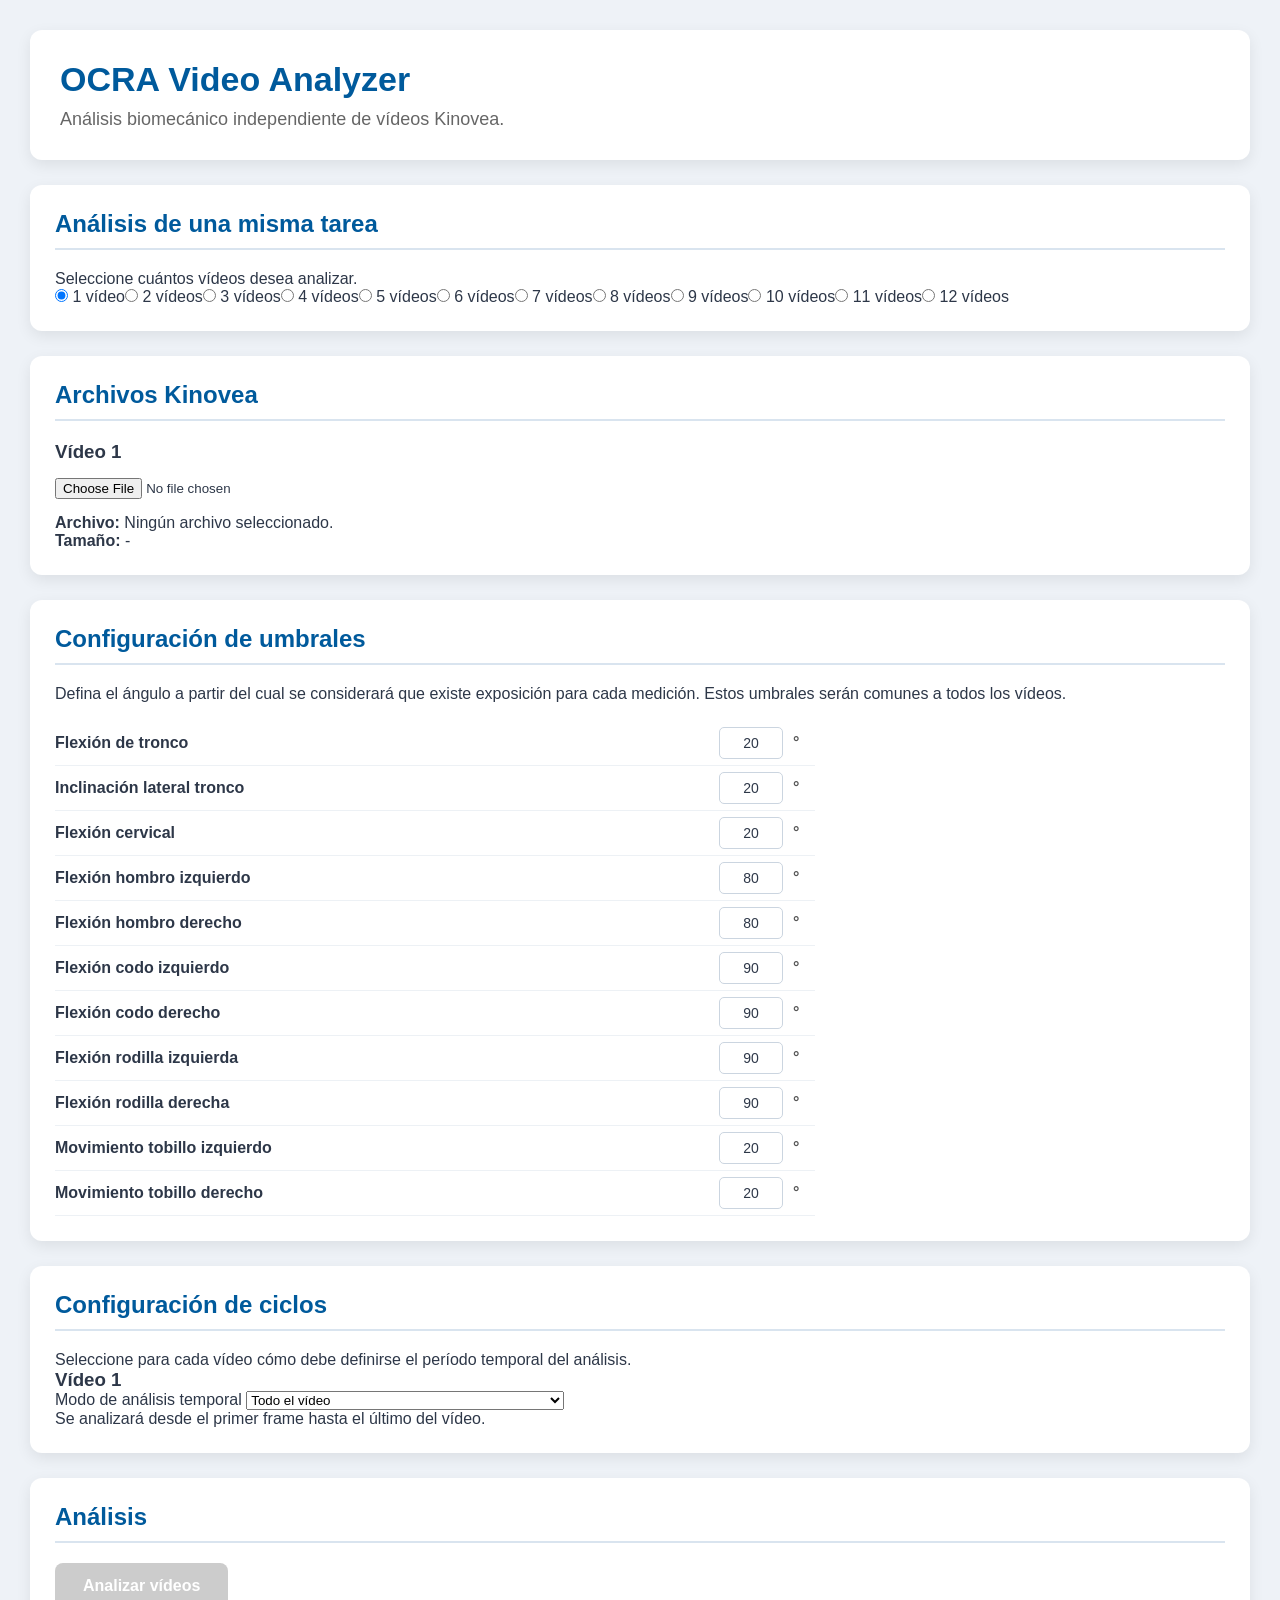
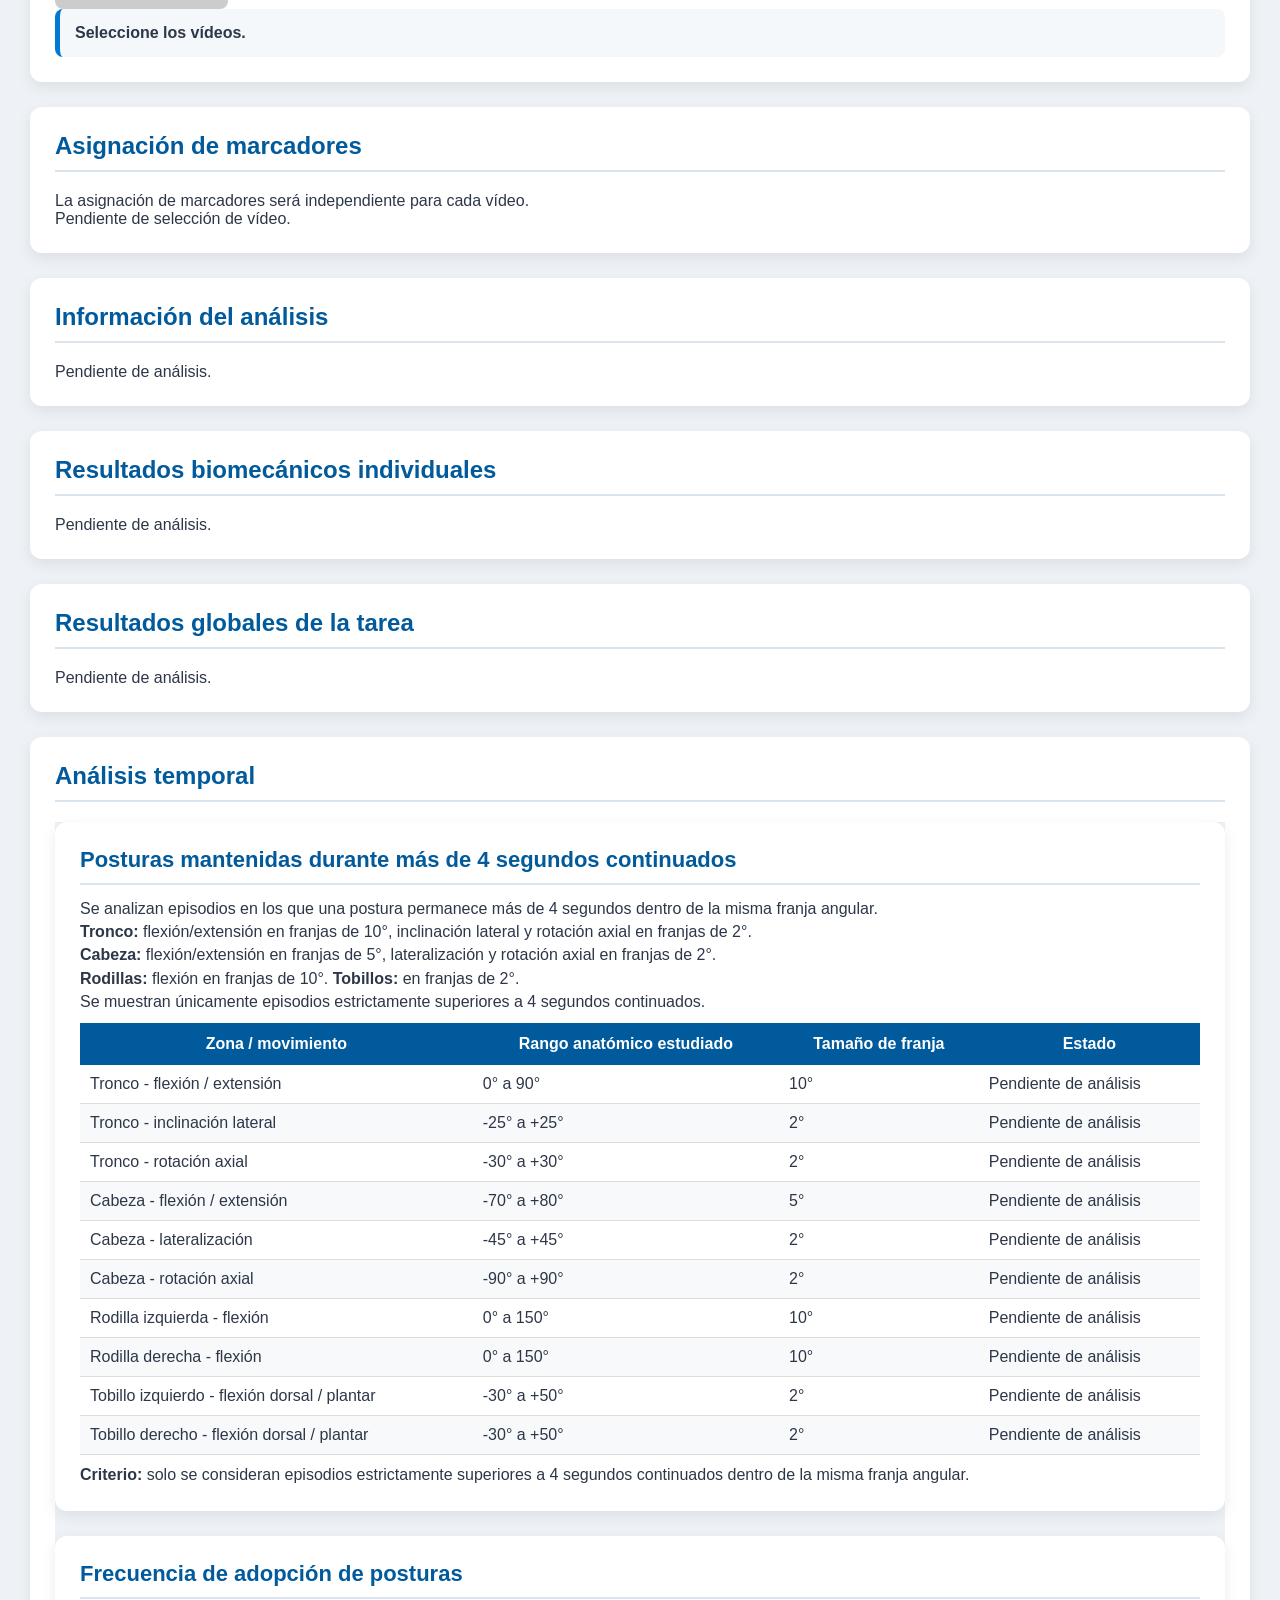
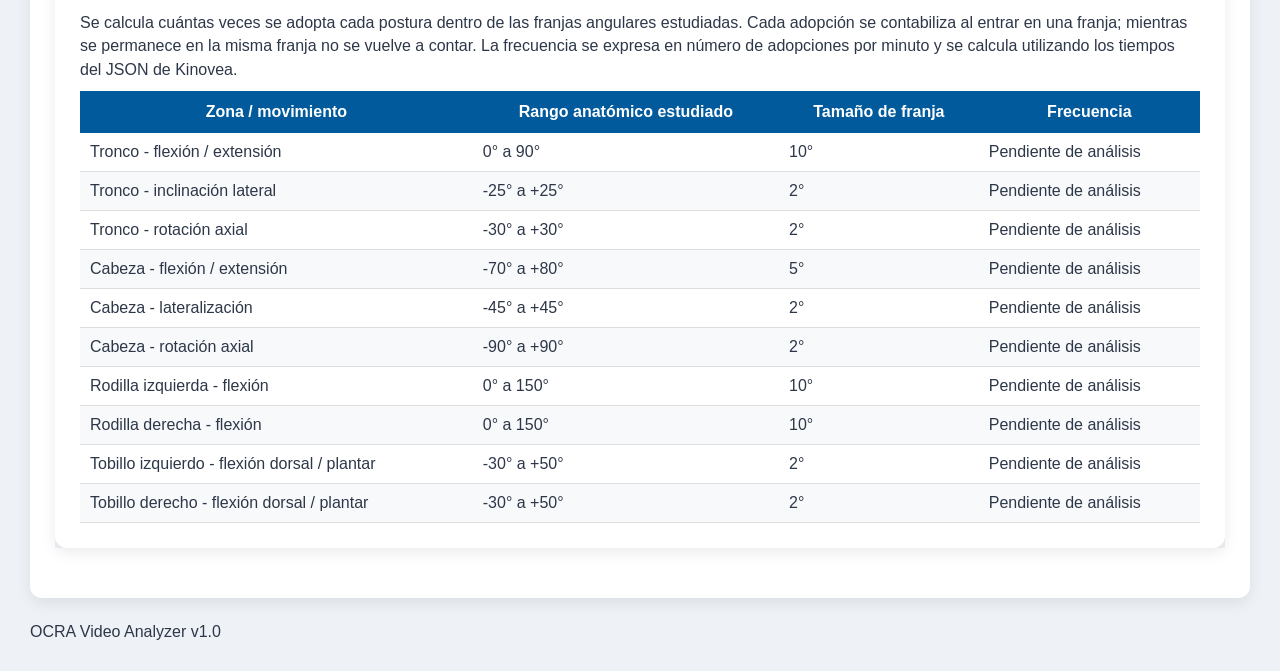
<file: index.html>
<!DOCTYPE html>
<html lang="es">
<head>
<meta charset="UTF-8">
<meta name="viewport" content="width=device-width, initial-scale=1.0">
<title>OCRA Video Analyzer</title>
<link rel="stylesheet" href="css/style.css">
</head>
<body>
<header class="header"><h1>OCRA Video Analyzer</h1><p>Análisis biomecánico independiente de vídeos Kinovea.</p></header>
<section class="section"><h2>Análisis de una misma tarea</h2><p>Seleccione cuántos vídeos desea analizar.</p><div id="videoCountConfiguration" class="video-count-configuration">
<label><input type="radio" name="videoCount" value="1" checked> 1 vídeo</label><label><input type="radio" name="videoCount" value="2"> 2 vídeos</label><label><input type="radio" name="videoCount" value="3"> 3 vídeos</label><label><input type="radio" name="videoCount" value="4"> 4 vídeos</label><label><input type="radio" name="videoCount" value="5"> 5 vídeos</label><label><input type="radio" name="videoCount" value="6"> 6 vídeos</label><label><input type="radio" name="videoCount" value="7"> 7 vídeos</label><label><input type="radio" name="videoCount" value="8"> 8 vídeos</label><label><input type="radio" name="videoCount" value="9"> 9 vídeos</label><label><input type="radio" name="videoCount" value="10"> 10 vídeos</label><label><input type="radio" name="videoCount" value="11"> 11 vídeos</label><label><input type="radio" name="videoCount" value="12"> 12 vídeos</label>
</div></section>
<section class="section"><h2>Archivos Kinovea</h2><div id="videoInputsContainer" class="video-inputs-container"></div></section>
<section class="section"><h2>Configuración de umbrales</h2><p>Defina el ángulo a partir del cual se considerará que existe exposición para cada medición. Estos umbrales serán comunes a todos los vídeos.</p><div id="thresholdConfiguration" class="threshold-config-panel">
<div class="threshold-row"><label for="threshold_trunk_flexion">Flexión de tronco</label><input type="text" id="threshold_trunk_flexion" value="20" inputmode="decimal" maxlength="4" autocomplete="off"><span class="threshold-unit">°</span></div><div class="threshold-row"><label for="threshold_trunk_lateral">Inclinación lateral tronco</label><input type="text" id="threshold_trunk_lateral" value="20" inputmode="decimal" maxlength="4" autocomplete="off"><span class="threshold-unit">°</span></div><div class="threshold-row"><label for="threshold_neck_flexion">Flexión cervical</label><input type="text" id="threshold_neck_flexion" value="20" inputmode="decimal" maxlength="4" autocomplete="off"><span class="threshold-unit">°</span></div><div class="threshold-row"><label for="threshold_shoulder_flexion_left">Flexión hombro izquierdo</label><input type="text" id="threshold_shoulder_flexion_left" value="80" inputmode="decimal" maxlength="4" autocomplete="off"><span class="threshold-unit">°</span></div><div class="threshold-row"><label for="threshold_shoulder_flexion_right">Flexión hombro derecho</label><input type="text" id="threshold_shoulder_flexion_right" value="80" inputmode="decimal" maxlength="4" autocomplete="off"><span class="threshold-unit">°</span></div><div class="threshold-row"><label for="threshold_elbow_flexion_left">Flexión codo izquierdo</label><input type="text" id="threshold_elbow_flexion_left" value="90" inputmode="decimal" maxlength="4" autocomplete="off"><span class="threshold-unit">°</span></div><div class="threshold-row"><label for="threshold_elbow_flexion_right">Flexión codo derecho</label><input type="text" id="threshold_elbow_flexion_right" value="90" inputmode="decimal" maxlength="4" autocomplete="off"><span class="threshold-unit">°</span></div><div class="threshold-row"><label for="threshold_knee_flexion_left">Flexión rodilla izquierda</label><input type="text" id="threshold_knee_flexion_left" value="90" inputmode="decimal" maxlength="4" autocomplete="off"><span class="threshold-unit">°</span></div><div class="threshold-row"><label for="threshold_knee_flexion_right">Flexión rodilla derecha</label><input type="text" id="threshold_knee_flexion_right" value="90" inputmode="decimal" maxlength="4" autocomplete="off"><span class="threshold-unit">°</span></div><div class="threshold-row"><label for="threshold_ankle_left">Movimiento tobillo izquierdo</label><input type="text" id="threshold_ankle_left" value="20" inputmode="decimal" maxlength="4" autocomplete="off"><span class="threshold-unit">°</span></div><div class="threshold-row"><label for="threshold_ankle_right">Movimiento tobillo derecho</label><input type="text" id="threshold_ankle_right" value="20" inputmode="decimal" maxlength="4" autocomplete="off"><span class="threshold-unit">°</span></div>
</div></section>
<section class="section"><h2>Configuración de ciclos</h2><p>Seleccione para cada vídeo cómo debe definirse el período temporal del análisis.</p><div id="cycleConfiguration" class="cycle-configuration">Pendiente de selección de vídeos.</div></section>
<section class="section analysis-section"><h2>Análisis</h2><div class="analysis-controls"><button type="button" id="analyzeButton" disabled>Analizar vídeos</button></div><div id="status" class="status">Seleccione los vídeos.</div></section>
<section class="section"><h2>Asignación de marcadores</h2><p>La asignación de marcadores será independiente para cada vídeo.</p><div id="markerMappingContainer" class="mapping-container">Pendiente de selección de vídeo.</div></section>
<section class="section"><h2>Información del análisis</h2><div id="analysisInformation">Pendiente de análisis.</div></section><section class="section"><h2>Resultados biomecánicos individuales</h2><div id="individualResults">Pendiente de análisis.</div></section><section class="section"><h2>Resultados globales de la tarea</h2><div id="globalResults">Pendiente de análisis.</div></section><section class="section"><h2>Análisis temporal</h2><div id="postureResults">Pendiente de análisis.</div></section><footer>OCRA Video Analyzer v1.0</footer>
<script src="js/config.js?v=20260810-01"></script><script src="js/models.js?v=20260810-01"></script><script src="js/utils.js?v=20260810-01"></script><script src="js/state.js?v=20260810-01"></script><script src="js/storage.js?v=20260810-01"></script><script src="js/kinovea.js?v=20260810-01"></script><script src="js/geometry.js?v=20260810-01"></script><script src="js/catalog.js?v=20260810-01"></script><script src="js/thresholds.js?v=20260811-04"></script><script src="js/markerMapping.js?v=20260810-01"></script><script src="js/biomechanical_adapter.js?v=20260810-01"></script><script src="js/biomechanics.js?v=20260810-01"></script><script src="js/posture_analyzer.js?v=20260812-02"></script><script src="js/sustained_postures.js?v=20260812-02"></script><script src="js/cycle_configuration.js?v=20260811-03"></script><script src="js/counter.js?v=20260810-01"></script><script src="js/classification.js?v=20260810-01"></script><script src="js/video.js?v=20260810-01"></script><script src="js/excel.js?v=20260810-01"></script><script src="js/ocra.js?v=20260810-01"></script><script src="js/app_results_ui.js?v=20260812-08"></script><script src="js/temporal_results_layout.js?v=20260812-03"></script><script src="js/app.js?v=20260812-02"></script>
</body></html>
</file>
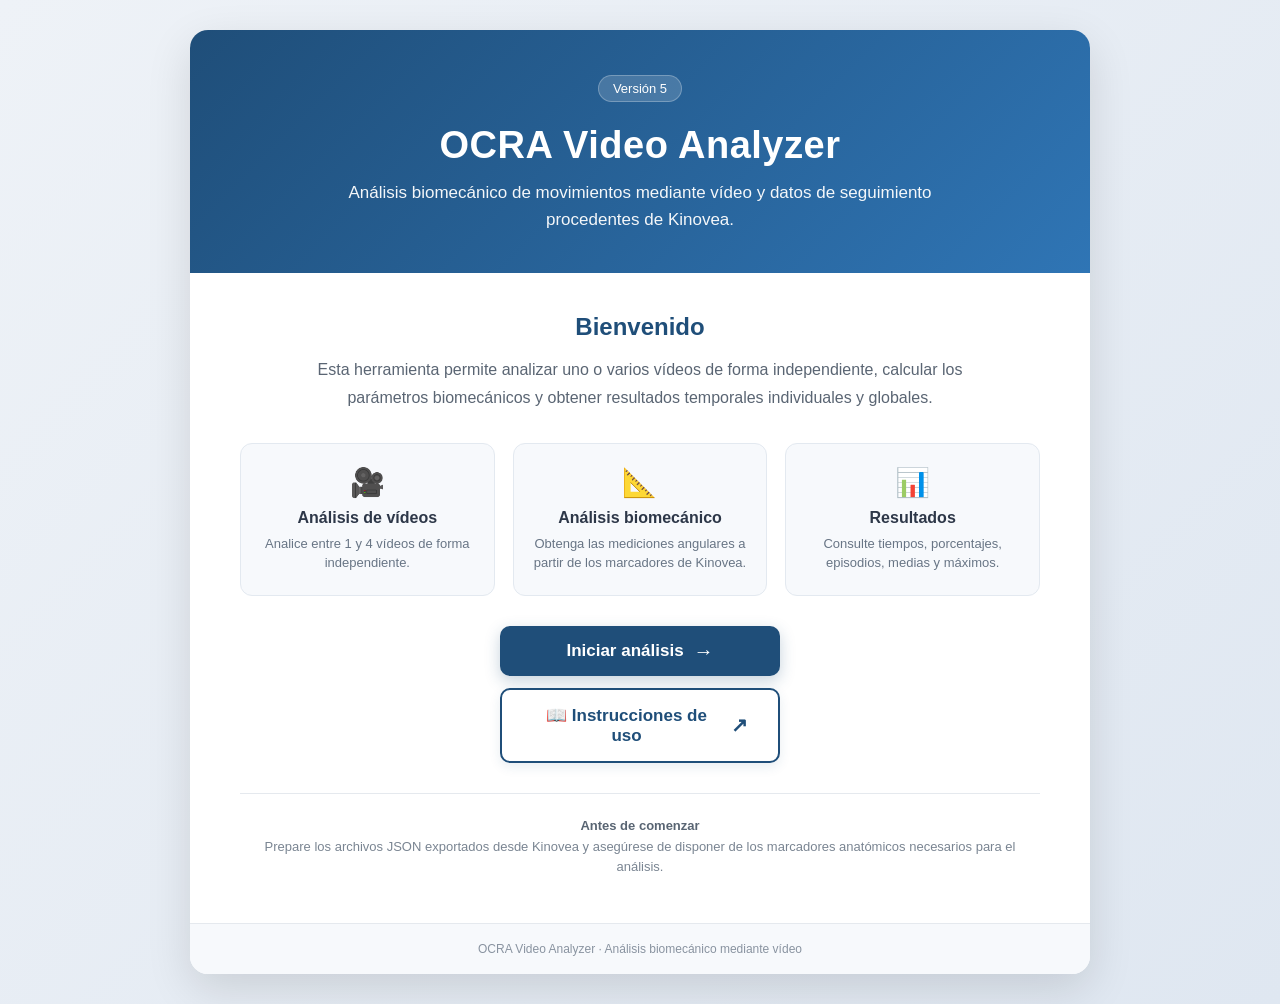
<file: INICIO.html>
<!DOCTYPE html>

<html lang="es">

<head>

<meta charset="UTF-8">

<meta
    name="viewport"
    content="width=device-width, initial-scale=1.0"
>

<title>
    OCRA Video Analyzer
</title>


<style>

    * {
        margin: 0;
        padding: 0;
        box-sizing: border-box;
    }


    body {

        font-family:
            "Segoe UI",
            Arial,
            Helvetica,
            sans-serif;

        min-height: 100vh;

        background:
            linear-gradient(
                135deg,
                #eef2f7 0%,
                #dfe7f1 100%
            );

        color: #2d3748;

        display: flex;

        align-items: center;

        justify-content: center;

        padding: 30px;

    }


    .start-page {

        width: 100%;

        max-width: 900px;

        background: #ffffff;

        border-radius: 18px;

        box-shadow:
            0 15px 45px
            rgba(0, 0, 0, 0.12);

        overflow: hidden;

    }


    /* =========================================
       CABECERA
       ========================================= */

    .header {

        padding: 45px 50px 40px;

        background:
            linear-gradient(
                135deg,
                #1f4e79,
                #2f75b5
            );

        color: white;

        text-align: center;

    }


    .header h1 {

        font-size: 38px;

        font-weight: 700;

        letter-spacing: 0.5px;

        margin-bottom: 12px;

    }


    .header .version {

        display: inline-block;

        padding: 5px 14px;

        margin-bottom: 22px;

        border-radius: 20px;

        background:
            rgba(255, 255, 255, 0.16);

        border:
            1px solid
            rgba(255, 255, 255, 0.25);

        font-size: 13px;

    }


    .header p {

        max-width: 650px;

        margin: 0 auto;

        font-size: 17px;

        line-height: 1.6;

        opacity: 0.95;

    }


    /* =========================================
       CONTENIDO
       ========================================= */

    .content {

        padding: 40px 50px 45px;

        text-align: center;

    }


    .content h2 {

        font-size: 24px;

        color: #1f4e79;

        margin-bottom: 15px;

    }


    .description {

        max-width: 680px;

        margin:
            0 auto 32px;

        font-size: 16px;

        line-height: 1.7;

        color: #5a6573;

    }


    /* =========================================
       FUNCIONES
       ========================================= */

    .features {

        display: grid;

        grid-template-columns:
            repeat(
                3,
                1fr
            );

        gap: 18px;

        margin-bottom: 30px;

    }


    .feature {

        padding: 22px 18px;

        background: #f7f9fc;

        border:
            1px solid #e3e9f0;

        border-radius: 12px;

    }


    .feature-icon {

        font-size: 28px;

        margin-bottom: 10px;

    }


    .feature h3 {

        font-size: 16px;

        color: #2d3748;

        margin-bottom: 7px;

    }


    .feature p {

        font-size: 13px;

        line-height: 1.5;

        color: #687585;

    }


    /* =========================================
       BOTONES
       ========================================= */

    .buttons {

        display: flex;

        flex-direction: column;

        align-items: center;

        gap: 12px;

        margin-top: 10px;

    }


    .start-button,
    .instructions-button {

        display: inline-flex;

        align-items: center;

        justify-content: center;

        gap: 10px;

        width: 280px;

        padding:
            15px
            30px;

        border: none;

        border-radius: 10px;

        color: white;

        text-decoration: none;

        font-size: 17px;

        font-weight: 600;

        cursor: pointer;

        transition:
            background 0.2s ease,
            transform 0.2s ease,
            box-shadow 0.2s ease;

    }


    /* =========================================
       BOTÓN INICIAR ANÁLISIS
       ========================================= */

    .start-button {

        background: #1f4e79;

        box-shadow:
            0 5px 15px
            rgba(
                31,
                78,
                121,
                0.25
            );

    }


    .start-button:hover {

        background: #173b5c;

        transform:
            translateY(-2px);

        box-shadow:
            0 8px 20px
            rgba(
                31,
                78,
                121,
                0.30
            );

    }


    /* =========================================
       BOTÓN INSTRUCCIONES
       ========================================= */

    .instructions-button {

        background: #ffffff;

        color: #1f4e79;

        border:
            2px solid #1f4e79;

        box-shadow:
            0 4px 12px
            rgba(
                31,
                78,
                121,
                0.10
            );

    }


    .instructions-button:hover {

        background: #eef5fb;

        transform:
            translateY(-2px);

        box-shadow:
            0 7px 17px
            rgba(
                31,
                78,
                121,
                0.18
            );

    }


    .start-button:active,
    .instructions-button:active {

        transform:
            translateY(0);

    }


    .arrow {

        font-size: 20px;

        line-height: 1;

    }


    /* =========================================
       INFORMACIÓN
       ========================================= */

    .info {

        margin-top: 30px;

        padding-top: 22px;

        border-top:
            1px solid #e5e9ee;

        color: #7a8592;

        font-size: 13px;

        line-height: 1.6;

    }


    .info strong {

        color: #596573;

    }


    /* =========================================
       PIE
       ========================================= */

    .footer {

        padding:
            18px 30px;

        background: #f7f9fc;

        border-top:
            1px solid #e5e9ee;

        text-align: center;

        font-size: 12px;

        color: #8993a0;

    }


    /* =========================================
       RESPONSIVE
       ========================================= */

    @media (
        max-width: 700px
    ) {

        body {

            padding: 15px;

        }


        .header {

            padding:
                35px 25px;

        }


        .header h1 {

            font-size: 29px;

        }


        .header p {

            font-size: 15px;

        }


        .content {

            padding:
                30px 25px 35px;

        }


        .features {

            grid-template-columns:
                1fr;

        }


        .start-button,
        .instructions-button {

            width: 100%;

        }

    }

</style>

</head>


<body>


<main class="start-page">


    <!-- =====================================
         CABECERA
         ===================================== -->

    <header class="header">

        <span class="version">

            Versión 5

        </span>


        <h1>

            OCRA Video Analyzer

        </h1>


        <p>

            Análisis biomecánico de movimientos
            mediante vídeo y datos de seguimiento
            procedentes de Kinovea.

        </p>

    </header>


    <!-- =====================================
         CONTENIDO PRINCIPAL
         ===================================== -->

    <section class="content">


        <h2>

            Bienvenido

        </h2>


        <p class="description">

            Esta herramienta permite analizar
            uno o varios vídeos de forma
            independiente, calcular los
            parámetros biomecánicos y obtener
            resultados temporales individuales
            y globales.

        </p>


        <!-- =================================
             FUNCIONES
             ================================= -->

        <div class="features">


            <div class="feature">

                <div class="feature-icon">

                    🎥

                </div>


                <h3>

                    Análisis de vídeos

                </h3>


                <p>

                    Analice entre 1 y 4 vídeos
                    de forma independiente.

                </p>

            </div>


            <div class="feature">

                <div class="feature-icon">

                    📐

                </div>


                <h3>

                    Análisis biomecánico

                </h3>


                <p>

                    Obtenga las mediciones
                    angulares a partir de los
                    marcadores de Kinovea.

                </p>

            </div>


            <div class="feature">

                <div class="feature-icon">

                    📊

                </div>


                <h3>

                    Resultados

                </h3>


                <p>

                    Consulte tiempos, porcentajes,
                    episodios, medias y máximos.

                </p>

            </div>


        </div>


        <!-- =================================
             BOTONES
             ================================= -->

        <div class="buttons">


            <!-- =============================
                 INICIAR ANÁLISIS
                 ============================= -->

            <a
                href="index.html"
                class="start-button"
            >

                Iniciar análisis

                <span class="arrow">

                    →

                </span>

            </a>


            <!-- =============================
                 INSTRUCCIONES
                 
                 IMPORTANTE:
                 El PDF se guarda en:

                 instrucciones/
                 OCRA_Video_Analyzer_Instrucciones.pdf

                 Para actualizar las instrucciones
                 solo hay que sustituir ese PDF.
                 ============================= -->

            <a
                href="instrucciones/OCRA_Video_Analyzer_Instrucciones.pdf"
                class="instructions-button"
                target="_blank"
                rel="noopener"
            >

                📖

                Instrucciones de uso

                <span class="arrow">

                    ↗

                </span>

            </a>


        </div>


        <!-- =================================
             INFORMACIÓN
             ================================= -->

        <div class="info">


            <strong>

                Antes de comenzar

            </strong>


            <br>


            Prepare los archivos JSON
            exportados desde Kinovea y
            asegúrese de disponer de los
            marcadores anatómicos necesarios
            para el análisis.


        </div>


    </section>


    <!-- =====================================
         PIE
         ===================================== -->

    <footer class="footer">

        OCRA Video Analyzer

        ·

        Análisis biomecánico mediante vídeo

    </footer>


</main>


</body>

</html>
</file>
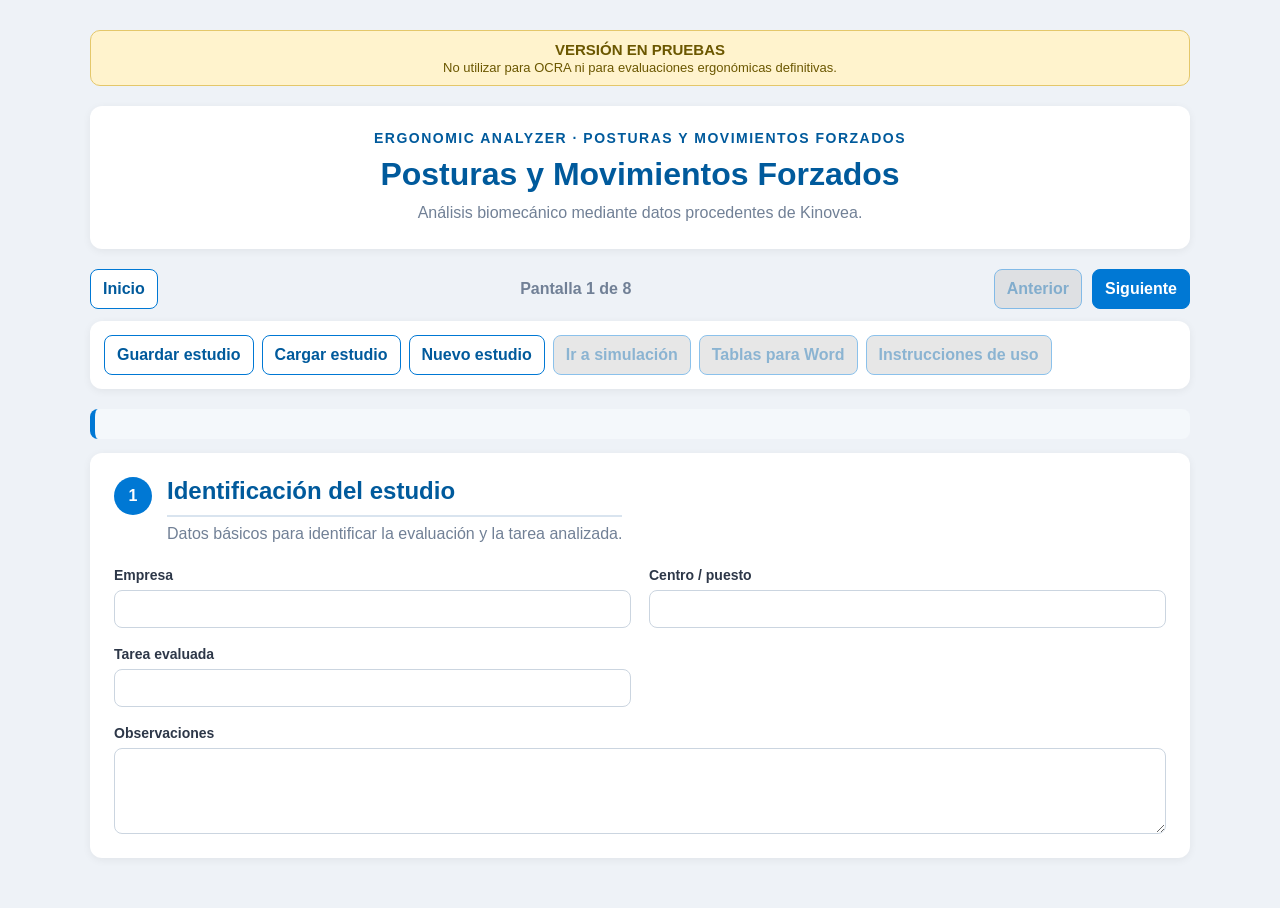
<file: pmf.html>
<!doctype html>
<html lang="es">
<head>
<meta charset="utf-8">
<meta name="viewport" content="width=device-width,initial-scale=1">
<title>Posturas y Movimientos Forzados · Ergonomic Analyzer</title>
<link rel="stylesheet" href="css/style.css">
<link rel="stylesheet" href="css/pmf.css">
</head>
<body>
<main class="ocra-shell pmf-shell">

<div class="pmf-beta-banner">
  <strong>VERSIÓN EN PRUEBAS</strong>
  <span>No utilizar para OCRA ni para evaluaciones ergonómicas definitivas.</span>
</div>

<header class="ocra-header">
  <div class="brand">ERGONOMIC ANALYZER · POSTURAS Y MOVIMIENTOS FORZADOS</div>
  <h1>Posturas y Movimientos Forzados</h1>
  <p>Análisis biomecánico mediante datos procedentes de Kinovea.</p>
</header>

<nav class="screen-nav" aria-label="Navegación del estudio">
  <button type="button" id="homeBtn" class="nav-secondary">Inicio</button>
  <div class="screen-counter" id="screenCounter">Pantalla 1 de 8</div>
  <button type="button" id="prevBtn" class="nav-secondary">Anterior</button>
  <button type="button" id="nextBtn" class="nav-primary">Siguiente</button>
</nav>

<section class="study-toolbar">
  <button type="button" id="saveProjectButton" class="toolbar-btn">Guardar estudio</button>
  <button type="button" id="loadProjectButton" class="toolbar-btn">Cargar estudio</button>
  <button type="button" id="newStudyButton" class="toolbar-btn">Nuevo estudio</button>
  <button type="button" id="simulationBtn" class="toolbar-btn" disabled title="Función pendiente de incorporar en PMF">Ir a simulación</button>
  <button type="button" id="wordTablesBtn" class="toolbar-btn" disabled title="Función pendiente de incorporar en PMF">Tablas para Word</button>
  <button type="button" id="instructionsBtn" class="toolbar-btn" disabled title="Instrucciones PMF pendientes de preparar">Instrucciones de uso</button>
  <input id="loadProjectInput" type="file" accept=".json,application/json" hidden>
</section>
<div id="projectStatus" class="status" role="status" aria-live="polite"></div>

<section class="screen active" data-screen="0" data-page-name="identification">
  <div class="screen-title"><span>1</span><div><h2>Identificación del estudio</h2><p>Datos básicos para identificar la evaluación y la tarea analizada.</p></div></div>
  <div class="form-grid pmf-grid">
    <label>Empresa<input id="projectCompany" type="text" autocomplete="off"></label>
    <label>Centro / puesto<input id="projectWorkstation" type="text" autocomplete="off"></label>
    <label>Tarea evaluada<input id="projectTask" type="text" autocomplete="off"></label>
    <label>Observaciones<textarea id="projectNotes" rows="4"></textarea></label>
  </div>
</section>

<section class="screen" data-screen="1" data-page-name="videos">
  <div class="screen-title"><span>2</span><div><h2>Vídeos y archivos Kinovea</h2><p>Seleccione los JSON correspondientes a los vídeos de una misma tarea.</p></div></div>
  <div class="calculation-box">
    <strong>Número de vídeos</strong>
    <div class="video-count-configuration" id="videoCountConfiguration"></div>
  </div>
  <div id="videoInputsContainer" class="video-inputs-container"></div>
  <div class="notice">Cada vídeo puede aportar únicamente los marcadores necesarios para una parte del análisis. No es necesario disponer de todos los segmentos corporales en un mismo vídeo.</div>
</section>

<section class="screen" data-screen="2" data-page-name="markers">
  <div class="screen-title"><span>3</span><div><h2>Asignación de marcadores</h2><p>Asigne los marcadores Kinovea a los puntos anatómicos disponibles en cada vídeo.</p></div></div>
  <div class="calculation-box">
    <strong>Análisis Kinovea</strong>
    <div class="notice">La asignación es independiente para cada vídeo y se guarda dentro del estudio.</div>
    <div class="pmf-analysis-launch"><button id="runPMFAnalysisButton" class="nav-primary" type="button">Iniciar asignación y analizar</button></div>
  </div>
  <div id="markerMappingContainer" class="calculation-box"><div class="placeholder">Pulse «Iniciar asignación y analizar» cuando haya cargado los JSON.</div></div>
</section>

<section class="screen" data-screen="3" data-page-name="summary">
  <div class="screen-title"><span>4</span><div><h2>Datos importados de Kinovea</h2><p>Resumen de los vídeos, JSON, marcadores y datos procesados incorporados al estudio.</p></div></div>
  <div id="videoJsonSummary" class="calculation-box"><div class="placeholder">Todavía no hay datos importados.</div></div>
</section>

<section class="screen" data-screen="4" data-page-name="trunk">
  <div class="screen-title"><span>5</span><div><h2>Tronco</h2><p>Flexión/extensión, inclinación lateral y rotación axial.</p></div></div>
  <div id="results_trunk" class="calculation-box pmf-section-results"><div class="placeholder">Pendiente de análisis.</div></div>
</section>

<section class="screen" data-screen="5" data-page-name="head_neck">
  <div class="screen-title"><span>6</span><div><h2>Cabeza y cuello</h2><p>Flexión/extensión, lateralización y rotación axial.</p></div></div>
  <div id="results_head_neck" class="calculation-box pmf-section-results"><div class="placeholder">Pendiente de análisis.</div></div>
</section>

<section class="screen" data-screen="6" data-page-name="lower_right">
  <div class="screen-title"><span>7</span><div><h2>Extremidad inferior derecha</h2><p>Valoración independiente de rodilla y tobillo derechos.</p></div></div>
  <div id="results_lower_right" class="calculation-box pmf-section-results"><div class="placeholder">Pendiente de análisis.</div></div>
</section>

<section class="screen" data-screen="7" data-page-name="lower_left">
  <div class="screen-title"><span>8</span><div><h2>Extremidad inferior izquierda</h2><p>Valoración independiente de rodilla y tobillo izquierdos.</p></div></div>
  <div id="results_lower_left" class="calculation-box pmf-section-results"><div class="placeholder">Pendiente de análisis.</div></div>
</section>

</main>

<script src="js/kinovea.js"></script>
<script src="js/models.js"></script>
<script src="js/geometry.js"></script>
<script src="js/catalog.js"></script>
<script src="js/markerMapping.js"></script>
<script src="js/biomechanical_adapter.js"></script>
<script src="js/biomechanics.js"></script>
<script src="js/pmf_storage.js"></script>
<script src="js/pmf_criteria.js"></script>
<script src="js/pmf_engine.js"></script>
<script src="js/pmf_signed_biomechanics.js"></script>
<script src="js/pmf_selftest.js"></script>
<script src="js/pmf_navigation.js"></script>
<script src="js/pmf_app.js"></script>
</body>
</html>
</file>
<file: css/style.css>
/* =====================================================
   OCRA VIDEO ANALYZER
   Style v1.0
===================================================== */

*{ margin:0; padding:0; box-sizing:border-box; }
body{ font-family:"Segoe UI", Arial, Helvetica, sans-serif; background:#eef2f7; color:#2d3748; padding:30px; }
.header{ background:white; border-radius:12px; padding:30px; margin-bottom:25px; box-shadow:0 5px 15px rgba(0,0,0,.08); }
.header h1{ color:#005a9c; font-size:34px; margin-bottom:10px; }
.header p{ color:#666; font-size:18px; }
main{ max-width:1200px; margin:auto; }
section{ background:white; border-radius:12px; padding:25px; margin-bottom:25px; box-shadow:0 5px 15px rgba(0,0,0,.08); }
section h2{ color:#005a9c; margin-bottom:20px; border-bottom:2px solid #d9e4ef; padding-bottom:10px; }
button{ background:#0078d4; color:white; border:none; padding:14px 28px; border-radius:8px; cursor:pointer; font-size:16px; font-weight:bold; transition:.2s; }
button:hover{ background:#005fa8; }
button:disabled{ background:#cccccc; cursor:not-allowed; }
input[type=file]{ margin:15px 0; }
.info-grid{ display:grid; grid-template-columns:200px auto; gap:12px; margin-top:15px; }
.info-grid div{ padding:8px; }
.label{ font-weight:bold; color:#555; }
.value{ color:#111; }
.status{ padding:15px; border-radius:8px; background:#f4f8fb; border-left:5px solid #0078d4; font-weight:bold; }
.result-card{ background:#f8fafc; border-radius:10px; padding:18px; margin-top:15px; border:1px solid #dde7f0; }
.result-card h3{ color:#005a9c; margin-bottom:12px; }
.result-value{ font-size:30px; font-weight:bold; color:#005a9c; }
table{ width:100%; border-collapse:collapse; margin-top:15px; }
th{ background:#005a9c; color:white; padding:12px; }
td{ padding:10px; border-bottom:1px solid #ddd; }
tr:nth-child(even){ background:#f7f9fb; }
.footer{ margin-top:40px; text-align:center; color:#777; font-size:13px; }
.card-success{ border-left:6px solid #3cb371; }
.card-warning{ border-left:6px solid #ff9800; }
.card-danger{ border-left:6px solid #e53935; }

/* =====================================================
   CONFIGURACIÓN DE UMBRALES
===================================================== */

.threshold-config-panel{
    max-width:760px;
    margin-top:18px;
}

.threshold-row{
    display:grid;
    grid-template-columns:minmax(280px, 1fr) 64px 22px;
    align-items:center;
    column-gap:10px;
    min-height:42px;
    padding:6px 0;
    border-bottom:1px solid #edf1f5;
}

.threshold-row label{
    font-weight:600;
    color:#2d3748;
    line-height:1.3;
}

.threshold-row input{
    width:64px;
    height:32px;
    padding:4px 7px;
    border:1px solid #cbd5e0;
    border-radius:5px;
    background:white;
    color:#2d3748;
    font:inherit;
    font-size:14px;
    text-align:center;
    outline:none;
}

.threshold-row input:focus{
    border-color:#0078d4;
    box-shadow:0 0 0 2px rgba(0,120,212,.12);
}

.threshold-unit{
    font-weight:600;
    color:#555;
}

/* =====================================================
   RESULTADOS TEMPORALES
   Mismo lenguaje visual que los resultados biomecánicos.
===================================================== */

#postureResults{
    background:#eef2f7;
    padding:0;
    border-radius:0;
}

.temporal-result-card{
    background:white;
    border-radius:12px;
    padding:25px;
    margin:0 0 25px 0;
    box-shadow:0 5px 15px rgba(0,0,0,.08);
    border:0;
}

.temporal-result-card > h3{
    color:#005a9c;
    font-size:22px;
    margin-bottom:12px;
    border-bottom:2px solid #d9e4ef;
    padding-bottom:10px;
}

.temporal-result-card > h4{
    color:#2d3748;
    margin:18px 0 8px;
    font-size:17px;
}

.temporal-result-card > h4:first-of-type{ margin-top:4px; }
.temporal-result-card p{ margin-top:8px; line-height:1.45; }
.temporal-result-card hr{ display:none; }
.temporal-result-card table{ width:100%; margin-top:10px; }
.temporal-result-card th{ background:#005a9c; color:white; padding:12px; }
.temporal-result-card td{ padding:10px; border-bottom:1px solid #ddd; }
.temporal-result-card tr:nth-child(even){ background:#f7f9fb; }
.temporal-result-card .table-wrapper + h4{ margin-top:22px; }

@media(max-width:900px){
    body{ padding:15px; }
    .header{ padding:20px; }
    .header h1{ font-size:28px; }
    .info-grid{ grid-template-columns:1fr; }
    button{ width:100%; }
    .threshold-config-panel{ max-width:100%; }
    .threshold-row{ grid-template-columns:minmax(180px,1fr) 60px 20px; }
    .threshold-row input{ width:60px; }
    .temporal-result-card{ padding:18px; overflow-x:auto; }
    .temporal-result-card table{ min-width:700px; }
}
</file>
<file: css/pmf.css>
/* ===== PMF alineado visualmente con OCRA Analyzer ===== */
body{margin:0;padding:30px;font-family:"Segoe UI",Arial,Helvetica,sans-serif;background:#eef2f7;color:#2d3748}
.pmf-shell,.ocra-shell{max-width:1100px;margin:0 auto}
.ocra-header,.screen,.study-toolbar{background:#fff;border-radius:12px;padding:24px;margin-bottom:20px;box-shadow:0 2px 8px rgba(0,0,0,.06)}
.ocra-header{text-align:center}
.ocra-header .brand{color:#005a9c;font-size:14px;font-weight:700;letter-spacing:1.5px;margin-bottom:10px}
.ocra-header h1{margin:0 0 8px;color:#005a9c}
.ocra-header p{margin:8px 0 0;color:#718096;line-height:1.5}
.screen-nav{display:flex;align-items:center;gap:10px;margin:0 0 12px}
.screen-counter{flex:1;text-align:center;color:#718096;font-weight:700}
.nav-primary,.nav-secondary,.toolbar-btn{font:inherit;padding:10px 12px;border-radius:8px;font-weight:700;cursor:pointer}
.nav-primary{border:1px solid #0078d4;background:#0078d4;color:#fff}
.nav-primary:hover{background:#005a9c;border-color:#005a9c}
.nav-secondary,.toolbar-btn{border:1px solid #0078d4;background:#fff;color:#005a9c}
.nav-secondary:hover,.toolbar-btn:hover{background:#f7fafc;color:#005a9c}
.nav-primary:disabled,.nav-secondary:disabled,.toolbar-btn:disabled{opacity:.45;cursor:not-allowed}
.study-toolbar{display:flex;flex-wrap:wrap;align-items:center;gap:8px;padding:14px}
.status{min-height:24px;margin:6px 0 14px;color:#005a9c;font-size:14px}
.screen{display:none;padding:24px}
.screen.active{display:block}
.screen-title{display:flex;gap:15px;align-items:flex-start;margin-bottom:22px}
.screen-title>span{width:38px;height:38px;display:flex;align-items:center;justify-content:center;border-radius:50%;background:#0078d4;color:#fff;font-weight:800;flex:0 0 38px}
.screen-title h2{margin:0;color:#005a9c}
.screen-title p{margin:5px 0 0;color:#718096;line-height:1.45}
.form-grid{display:grid;grid-template-columns:repeat(2,minmax(0,1fr));gap:18px}
.form-grid label{display:flex;flex-direction:column;gap:7px;color:#2d3748;font-weight:600;font-size:14px}
.form-grid label:has(textarea){grid-column:1/-1}
input,select,textarea{font:inherit;padding:10px 12px;border:1px solid #cbd5e0;border-radius:8px;color:#2d3748;background:#fff}
input:focus,select:focus,textarea:focus{outline:2px solid #0078d4;border-color:#0078d4}
.calculation-box{margin-top:22px;padding:18px;background:#f7fafc;border:1px solid #e2e8f0;border-radius:10px}
.calculation-box>strong{color:#005a9c}
.notice{margin-top:20px;padding:14px;border-left:4px solid #0078d4;background:#f7fafc;color:#2d3748;border-radius:0 8px 8px 0}
.placeholder{min-height:180px;display:flex;align-items:center;justify-content:center;text-align:center;border:1px dashed #cbd5e0;border-radius:10px;background:#f8fafc;color:#718096;padding:30px}
.table-wrapper{overflow-x:auto}
table{width:100%;border-collapse:collapse;background:#fff}
th,td{border:1px solid #d8e0e8;padding:8px;text-align:left;vertical-align:top}
th{background:#f1f5f9;color:#005a9c}
.video-count-configuration{display:flex;flex-wrap:wrap;gap:10px;margin-top:12px}
.video-count-configuration label{display:flex;align-items:center;gap:6px;background:#fff;border:1px solid #d8e0e8;border-radius:8px;padding:8px 10px}
.video-inputs-container{display:grid;gap:14px;margin-top:18px}
.pmf-video-card{background:#f7fafc;border:1px solid #e2e8f0;border-radius:10px;padding:16px}
.pmf-video-card h3{margin:0 0 10px;color:#005a9c}
.pmf-analysis-launch{margin-top:16px}
.pmf-beta-banner{margin:0 0 20px;padding:10px 14px;text-align:center;background:#fff3cd;border:1px solid #e4c76a;border-radius:10px;color:#6b5700}
.pmf-beta-banner strong{display:block;font-size:15px}
.pmf-beta-banner span{display:block;margin-top:2px;font-size:13px}
.pmf-summary-cards{display:grid;grid-template-columns:repeat(3,1fr);gap:12px;margin-bottom:18px}
.pmf-summary-cards>div{padding:13px;background:#fff;border:1px solid #e2e8f0;border-radius:8px}
.pmf-summary-cards span{display:block;color:#718096;font-size:13px;margin-bottom:7px}
.pmf-summary-cards strong{font-size:20px;font-weight:800;color:#005a9c}
.pmf-section-status{display:flex;justify-content:space-between;gap:15px;padding:13px;background:#fff;border:1px solid #e2e8f0;border-radius:8px;margin-bottom:14px}
.pmf-section-status span{color:#718096}
.pmf-section-status strong{color:#005a9c}
.pmf-result-card{padding:14px;background:#fff;border:1px solid #e2e8f0;border-radius:8px;margin-bottom:12px}
.pmf-result-card-head{display:flex;justify-content:space-between;gap:12px;color:#718096;font-size:13px}
.pmf-result-card-head strong{color:#005a9c}
.pmf-result-card h3{margin:10px 0 7px;color:#005a9c}
.pmf-result-card p{margin:0;line-height:1.5}
.pmf-result-metrics{margin-top:10px;padding:10px;background:#f7fafc;border-radius:7px;color:#526477;font-size:13px}
.pmf-note{color:#718096;font-size:13px;line-height:1.5}
.pmf-manual-control{margin-top:12px;padding:12px;background:#fff7e6;border:1px solid #ead3a0;border-radius:8px;display:flex;gap:8px;align-items:center;flex-wrap:wrap}
.mapping-container{margin-top:16px}
.marker-row{display:grid;grid-template-columns:minmax(180px,1fr) minmax(220px,1.4fr);gap:12px;align-items:center;margin:8px 0}
.marker-row label{font-weight:600}
.marker-row select{width:100%}
.mapping-buttons{display:flex;gap:10px;margin-top:18px}
@media(max-width:760px){
 body{padding:15px}
 .form-grid,.pmf-summary-cards{grid-template-columns:1fr}
 .screen-nav{flex-wrap:wrap}
 .screen-counter{order:-1;flex-basis:100%}
 .pmf-shell,.ocra-shell{width:min(100% - 20px,1100px)}
 .screen{padding:18px}
 .marker-row{grid-template-columns:1fr}
}

/* PMF · fuente manual/Kinovea y unidades de tiempo */
.pmf-study-controls{margin:0 0 22px;padding:18px;background:#f7fafc;border:1px solid #e2e8f0;border-radius:10px}
.pmf-study-controls>.form-grid{margin-bottom:16px}
.pmf-study-controls .result-table-wrap{margin-top:14px}
.pmf-study-controls .compact-table label{display:flex;flex-direction:column;gap:6px;font-size:12px;font-weight:600;color:#526477}
.pmf-study-controls .compact-table input{width:100%;min-width:110px}
.pmf-study-controls .notice{margin-top:14px}

/* Ayudas desplegables de postura, mismo patrón que OCRA */
.help-panel{margin-top:10px;border:1px solid #d8e0e8;border-radius:10px;background:#f8fafc}
.help-panel summary{padding:11px 13px;cursor:pointer;font-weight:700;color:#005a9c}
.help-content{padding:0 13px 13px;color:#526477;line-height:1.5}
.help-content p{margin:9px 0}

/* Matriz visual de resultados por movimiento */
.pmf-results-matrix{table-layout:fixed}
.pmf-results-matrix th:first-child,.pmf-results-matrix td:first-child{width:22%}
.pmf-results-matrix th:nth-child(2),.pmf-results-matrix th:nth-child(3),
.pmf-results-matrix td:nth-child(2),.pmf-results-matrix td:nth-child(3){width:39%}
.pmf-table-result{padding:10px 0;border-bottom:1px solid #e8edf2}
.pmf-table-result:last-child{border-bottom:0}
.pmf-result-status{display:inline-block;margin-bottom:6px;font-size:14px}
.pmf-result-reason{font-size:13px;line-height:1.4;color:#526477}
.pmf-result-metrics{margin-top:6px;font-size:12px;line-height:1.45;color:#718096}
.pmf-result-empty{color:#94a3b8;font-weight:700}
@media(max-width:760px){
  .pmf-results-matrix{table-layout:auto}
  .pmf-results-matrix th,.pmf-results-matrix td{min-width:180px}
  .pmf-results-matrix th:first-child,.pmf-results-matrix td:first-child{min-width:150px}
}

/* Alineación uniforme de controles editables en tablas PMF */
.pmf-study-controls .compact-table th,
.pmf-study-controls .compact-table td{vertical-align:top}
.pmf-cell-stack{
  display:flex;
  flex-direction:column;
  align-items:stretch;
  justify-content:flex-start;
  gap:8px;
  margin:0;
}
.pmf-cell-stack label{
  display:grid;
  grid-template-rows:minmax(34px,auto) 40px;
  align-items:start;
  gap:6px;
  margin:0;
  line-height:1.25;
}
.pmf-cell-stack label > input,
.pmf-cell-stack label > select{
  align-self:end;
}
.pmf-study-controls .compact-table input,
.pmf-study-controls .compact-table select{
  box-sizing:border-box;
  width:100%;
  min-height:40px;
  height:40px;
  margin:0;
}
.pmf-study-controls .compact-table td{
  padding-top:10px;
}
.pmf-kinovea-note{
  min-height:40px;
  display:flex;
  align-items:center;
  box-sizing:border-box;
  margin:40px 0 0;
  padding:0 12px;
  border-left:3px solid #1683d8;
}
.pmf-cell-static-text{
  min-height:62px;
  padding-top:40px;
}


/* Esquemas visuales dentro de la ayuda PMF */
.pmf-help-image-wrap{
  margin:14px 0 16px;
  text-align:center;
}
.pmf-help-image{
  display:block;
  width:100%;
  max-width:900px;
  height:auto;
  margin:0 auto;
  border:1px solid #d7e2ec;
  border-radius:10px;
  box-shadow:0 2px 8px rgba(15,43,70,.08);
}
</file>
